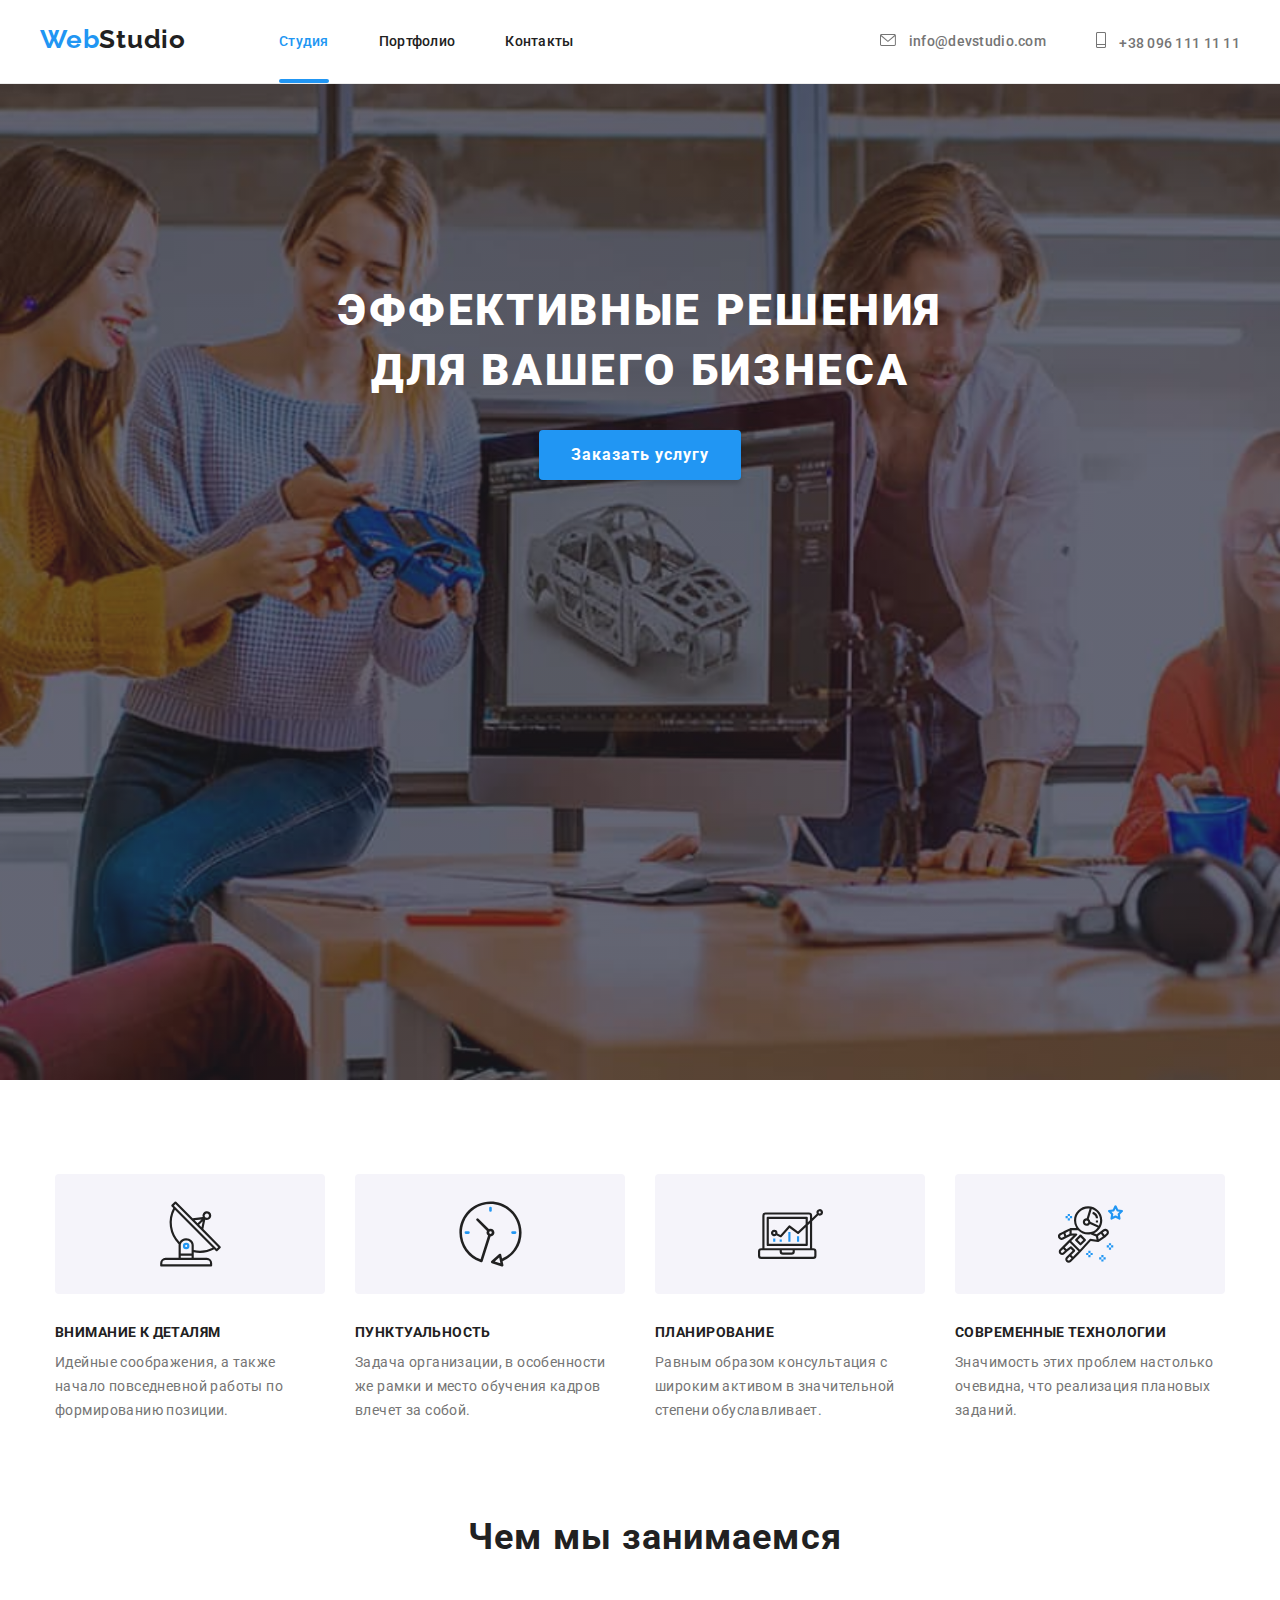
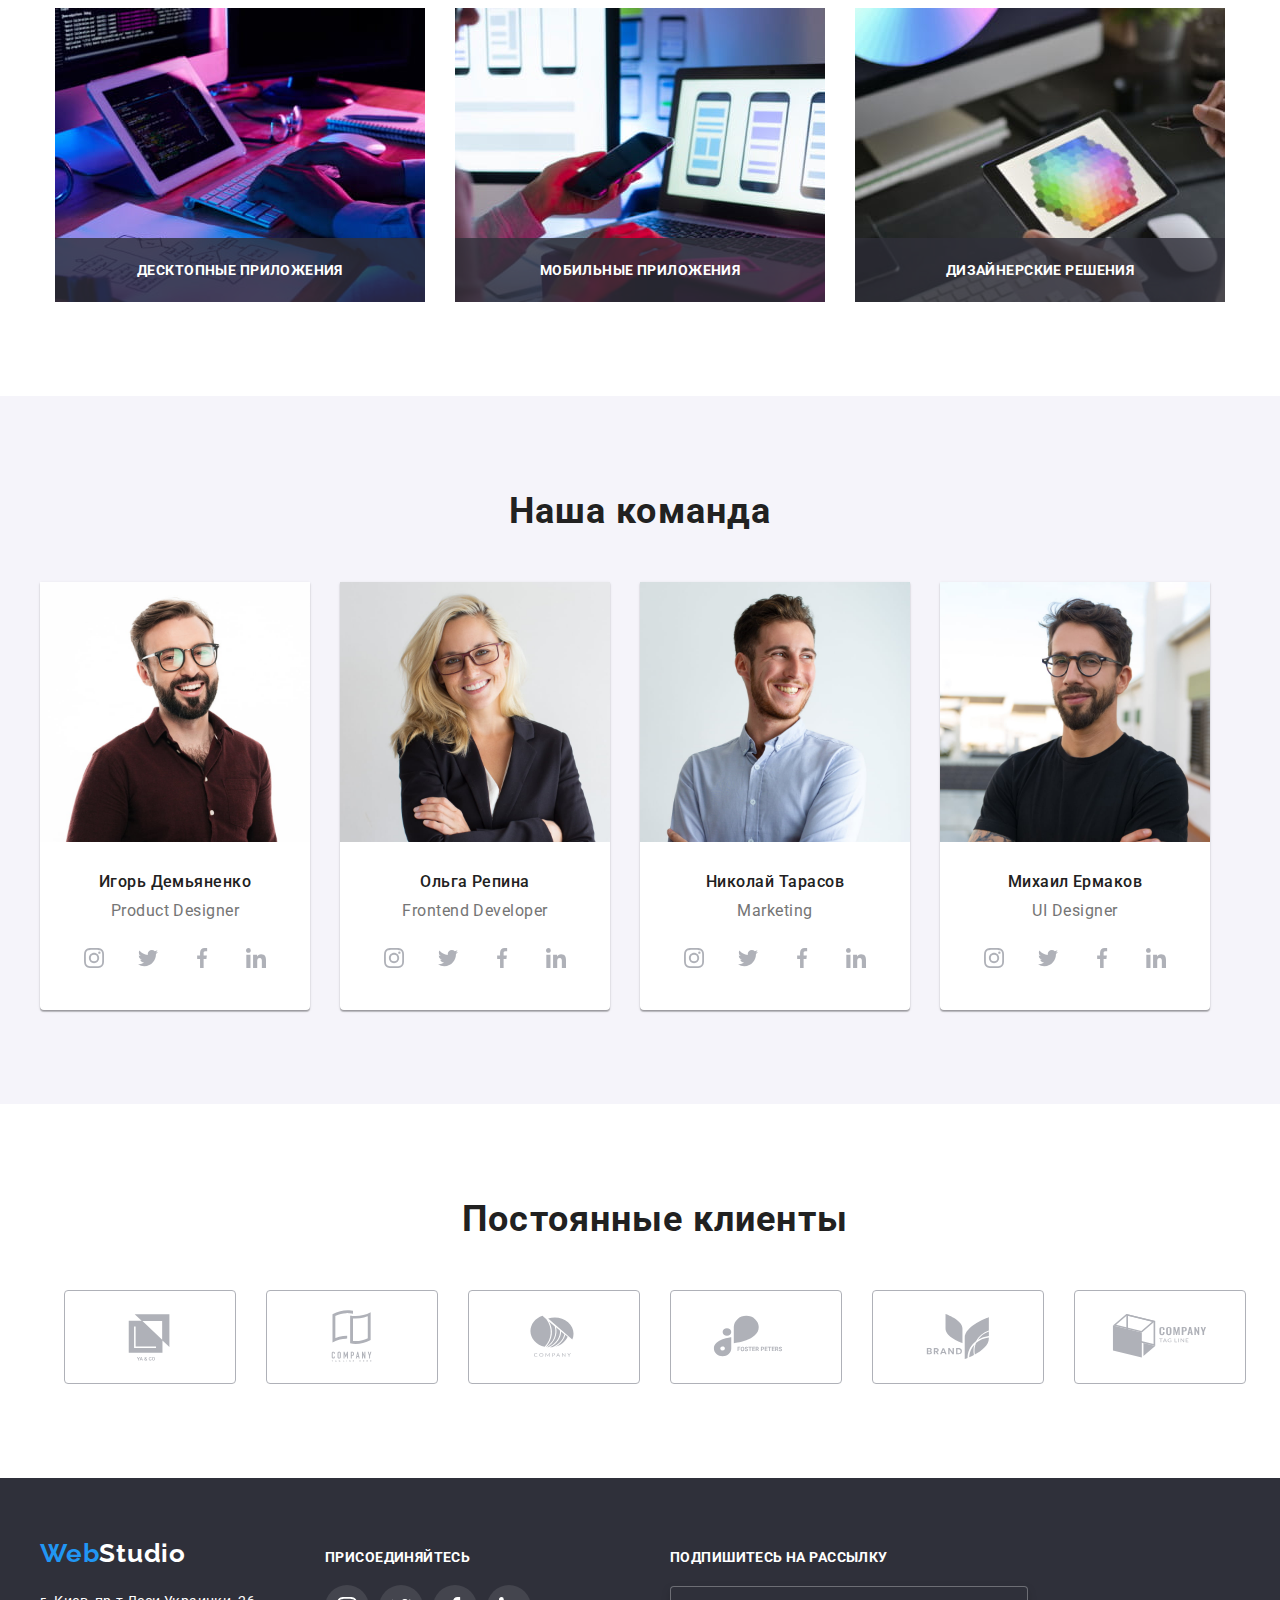
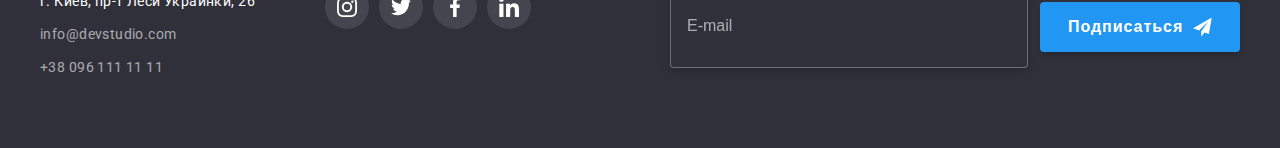
<file: index.html>
<!DOCTYPE html>
<html lang="ru">
  <head>
    <meta charset="UTF-8" />
    <meta http-equiv="X-UA-Compatible" content="IE=edge" />
    <meta name="viewport" content="width=device-width, initial-scale=1.0" />
    <title>WebStudio</title>

    <!-- Normalize start -->
    <link
      rel="stylesheet"
      href="https://cdnjs.cloudflare.com/ajax/libs/modern-normalize/1.1.0/modern-normalize.min.css"
      integrity="sha512-wpPYUAdjBVSE4KJnH1VR1HeZfpl1ub8YT/NKx4PuQ5NmX2tKuGu6U/JRp5y+Y8XG2tV+wKQpNHVUX03MfMFn9Q=="
      crossorigin="anonymous"
      referrerpolicy="no-referrer"
    />
    <!-- Normalize and -->

    <!--Fonts start-->
    <link rel="preconnect" href="https://fonts.googleapis.com" />
    <link rel="preconnect" href="https://fonts.gstatic.com" crossorigin />
    <link
      href="https://fonts.googleapis.com/css2?family=Raleway:wght@700&family=Roboto:wght@400;500;700;900&display=swap"
      rel="stylesheet"
    />
    <!--Fonts end-->
    <link rel="stylesheet" href="./css/main.min.css" />
    <link rel="stylesheet" href="./css/styles.css" />
  </head>

  <body data-page>
    <!--header section-->

    <header class="header">
      <div class="header__conteiner">
        <nav class="nav">
          <ul class="nav__list">
            <li>
              <a class="logo link loglin" href="" lang="en"
                >Web<span class="logo-word link">Studio</span>
              </a>
            </li>
            <li class="nav__item">
              <a class="nav__link nav__link--current link" href="">Студия</a>
            </li>
            <li class="nav__item">
              <a class="nav__link link" href="./portfolio.html">Портфолио</a>
            </li>
            <li class="nav__item">
              <a class="nav__link link" href="">Контакты</a>
            </li>
          </ul>
        </nav>

        <ul class="header__contacts">
          <li>
            <a class="header__link link conttel" href="mailto:info@devstudio.com">
              <svg class="header__letter icon" width="16" height="12">
                <use href="./images/icons.svg#icon-envelope-hover"></use>
              </svg>
              info@devstudio.com
            </a>
          </li>
          <li>
            <a class="header__link link" href="tel:+380961111111">
              <svg class="header__tel icon" width="10" height="16">
                <use href="./images/icons.svg#icon-vector"></use>
              </svg>
              +38 096 111 11 11</a
            >
          </li>
        </ul>
      </div>
    </header>

    <!--main section-->

    <main>
      <!--hero section-->

      <section class="hero__section hero">
        <div>
          <h1 class="hero__title">
            Эффективные решения <br />
            для вашего бизнеса
          </h1>

          <button class="btn btn__btn--darc" type="button" data-modal-open>Заказать услугу</button>
        </div>
      </section>

      <!--Особенности-->

      <section class="feature">
        <div class="conteiner">
          <h2 hidden>Особенности</h2>
          <ul class="feature__list">
            <li class="feature__item">
              <div class="feature__link link">
                <svg class="feature__icon" width="65" height="70">
                  <use href="./images/icons.svg#icon-antenna"></use>
                </svg>
              </div>
              <h2 class="feature__title">Внимание к деталям</h2>
              <p class="feature__uppertitle">
                Идейные соображения, a также начало повседневной работы по формированию позиции.
              </p>
            </li>

            <li class="feature__item">
              <div class="feature__link link">
                <svg class="feature__icon" width="65" height="70">
                  <use href="./images/icons.svg#icon-clock"></use>
                </svg>
              </div>
              <h2 class="feature__title">Пунктуальность</h2>
              <p class="feature__uppertitle">
                Задача организации, в особенности же рамки и место обучения кадров влечет за собой.
              </p>
            </li>

            <li class="feature__item">
              <div class="feature__link link">
                <svg class="feature__icon" width="65" height="70">
                  <use href="./images/icons.svg#icon-diagram"></use>
                </svg>
              </div>
              <h2 class="feature__title">Планирование</h2>
              <p class="feature__uppertitle">
                Равным образом консультация с широким активом в значительной степени обуславливает.
              </p>
            </li>

            <li class="feature__item">
              <div class="feature__link link">
                <svg class="feature__icon" width="65" height="70">
                  <use href="./images/icons.svg#icon-astronaut"></use>
                </svg>
              </div>
              <h2 class="feature__title">Современные технологии</h2>
              <p class="feature__uppertitle">
                Значимость этих проблем настолько очевидна, что реализация плановых заданий.
              </p>
            </li>
          </ul>
        </div>
      </section>

      <!--Чем мы занимаемся-->

      <section class="about">
        <div class="conteiner">
          <h2 class="about__uppertitle">Чем мы занимаемся</h2>
          <ul class="about__list">
            <li class="about__item">
              <div class="about__photo">
                <img
                  class="about__img"
                  src="./images/about/сoding.jpg"
                  alt="Программист за своим ПК"
                  width="370"
                  height="294"
                />
                <div class="about__actions">
                  <p class="about__text">Десктопные приложения</p>
                </div>
              </div>
            </li>
            <li class="about__item">
              <div class="about__photo">
                <img
                  class="about__img"
                  src="./images/about/design.jpg"
                  alt="Разробка мобильного приложения"
                  width="370"
                  height="294"
                />
                <div class="about__actions">
                  <p class="about__text">Мобильные приложения</p>
                </div>
              </div>
            </li>
            <li class="about__item">
              <div class="about__photo">
                <img
                  class="about__img"
                  src="./images/about/decoration.jpg"
                  alt="Палитра на планшети"
                  width="370"
                  height="294"
                />
                <div class="about__actions">
                  <p class="about__text">Дизайнерские решения</p>
                </div>
              </div>
            </li>
          </ul>
        </div>
      </section>

      <!--Наша команда-->

      <section class="team">
        <div class="conteiner">
          <h2 class="team__uppertitle">Наша команда</h2>
          <ul class="team__list">
            <li class="team__item">
              <img
                class="team__img"
                src="./images/team/igor.jpg"
                alt="фото Игорь Демьяненко"
                width="270"
              />
              <div class="team__wrapper">
                <h3 class="team__name">Игорь Демьяненко</h3>
                <p class="team__position" lang="en">Product Designer</p>
                <ul class="socials__list">
                  <li class="socials__item">
                    <a
                      class="socials__link link"
                      href=""
                      target="_blank"
                      rel="noopener noreferrer"
                      aria-label="instagram"
                    >
                      <svg class="socials__icon" width="20" height="20">
                        <use href="./images/icons.svg#icon-instagram"></use>
                      </svg>
                    </a>
                  </li>
                  <li class="socials__item">
                    <a
                      class="socials__link link"
                      href=""
                      target="_blank"
                      rel="noopener noreferrer"
                      aria-label="twitter"
                    >
                      <svg class="socials__icon" width="20" height="20">
                        <use href="./images/icons.svg#icon-twitter"></use></svg
                    ></a>
                  </li>
                  <li class="socials__item">
                    <a
                      class="socials__link link"
                      href=""
                      target="_blank"
                      rel="noopener noreferrer"
                      aria-label="facebook"
                    >
                      <svg class="socials__icon" width="20" height="20">
                        <use href="./images/icons.svg#icon-facebook"></use></svg
                    ></a>
                  </li>
                  <li class="socials__item">
                    <a
                      class="socials__link link"
                      href=""
                      target="_blank"
                      rel="noopener noreferrer"
                      aria-label="linkedin"
                    >
                      <svg class="socials__icon" width="20" height="20">
                        <use href="./images/icons.svg#icon-linkedin"></use></svg
                    ></a>
                  </li>
                </ul>
              </div>
            </li>

            <li class="team__item">
              <img
                class="team__img"
                src="./images/team/olga.jpg"
                alt="фото Ольга Репина"
                width="270"
              />
              <div class="team__wrapper">
                <h3 class="team__name" lang="en">Ольга Репина</h3>
                <p class="team__position">Frontend Developer</p>
                <ul class="socials__list">
                  <li class="socials__item">
                    <a
                      class="socials__link link"
                      href=""
                      target="_blank"
                      rel="noopener noreferrer"
                      aria-label="instagram"
                    >
                      <svg class="socials__icon" width="20" height="20">
                        <use href="./images/icons.svg#icon-instagram"></use>
                      </svg>
                    </a>
                  </li>
                  <li class="socials__item">
                    <a
                      class="socials__link link"
                      href=""
                      target="_blank"
                      rel="noopener noreferrer"
                      aria-label="twitter"
                    >
                      <svg class="socials__icon" width="20" height="20">
                        <use href="./images/icons.svg#icon-twitter"></use></svg
                    ></a>
                  </li>
                  <li class="socials__item">
                    <a
                      class="socials__link link"
                      href=""
                      target="_blank"
                      rel="noopener noreferrer"
                      aria-label="facebook"
                    >
                      <svg class="socials__icon" width="20" height="20">
                        <use href="./images/icons.svg#icon-facebook"></use></svg
                    ></a>
                  </li>
                  <li class="socials__item">
                    <a
                      class="socials__link link"
                      href=""
                      target="_blank"
                      rel="noopener noreferrer"
                      aria-label="linkedin"
                    >
                      <svg class="socials__icon" width="20" height="20">
                        <use href="./images/icons.svg#icon-linkedin"></use></svg
                    ></a>
                  </li>
                </ul>
              </div>
            </li>

            <li class="team__item">
              <img
                class="team__img"
                src="./images/team/nikalay.jpg"
                alt="фото Николай Тарасов"
                width="270"
              />
              <div class="team__wrapper">
                <h3 class="team__name">Николай Тарасов</h3>
                <p class="team__position" lang="en">Marketing</p>
                <ul class="socials__list">
                  <li class="socials__item">
                    <a
                      class="socials__link link"
                      href=""
                      target="_blank"
                      rel="noopener noreferrer"
                      aria-label="instagram"
                    >
                      <svg class="socials__icon" width="20" height="20">
                        <use href="./images/icons.svg#icon-instagram"></use>
                      </svg>
                    </a>
                  </li>
                  <li class="socials__item">
                    <a
                      class="socials__link link"
                      href=""
                      target="_blank"
                      rel="noopener noreferrer"
                      aria-label="twitter"
                    >
                      <svg class="socials__icon" width="20" height="20">
                        <use href="./images/icons.svg#icon-twitter"></use></svg
                    ></a>
                  </li>
                  <li class="socials__item">
                    <a
                      class="socials__link link"
                      href=""
                      target="_blank"
                      rel="noopener noreferrer"
                      aria-label="facebook"
                    >
                      <svg class="socials__icon" width="20" height="20">
                        <use href="./images/icons.svg#icon-facebook"></use></svg
                    ></a>
                  </li>
                  <li class="socials__item">
                    <a
                      class="socials__link link"
                      href=""
                      target="_blank"
                      rel="noopener noreferrer"
                      aria-label="linkedin"
                    >
                      <svg class="socials__icon" width="20" height="20">
                        <use href="./images/icons.svg#icon-linkedin"></use></svg
                    ></a>
                  </li>
                </ul>
              </div>
            </li>

            <li class="team__item">
              <img
                class="team__img"
                src="./images/team/mikhail.jpg"
                alt="фото Михаил Ермаков"
                width="270"
              />
              <div class="team__wrapper">
                <h3 class="team__name">Михаил Ермаков</h3>
                <p class="team__position" lang="en">UI Designer</p>
                <ul class="socials__list">
                  <li class="socials__item">
                    <a
                      class="socials__link link"
                      href=""
                      target="_blank"
                      rel="noopener noreferrer"
                      aria-label="instagram"
                    >
                      <svg class="socials__icon" width="20" height="20">
                        <use href="./images/icons.svg#icon-instagram"></use>
                      </svg>
                    </a>
                  </li>
                  <li class="socials__item">
                    <a
                      class="socials__link link"
                      href=""
                      target="_blank"
                      rel="noopener noreferrer"
                      aria-label="twitter"
                    >
                      <svg class="socials__icon" width="20" height="20">
                        <use href="./images/icons.svg#icon-twitter"></use></svg
                    ></a>
                  </li>
                  <li class="socials__item">
                    <a
                      class="socials__link link"
                      href=""
                      target="_blank"
                      rel="noopener noreferrer"
                      aria-label="facebook"
                    >
                      <svg class="socials__icon" width="20" height="20">
                        <use href="./images/icons.svg#icon-facebook"></use></svg
                    ></a>
                  </li>
                  <li class="socials__item">
                    <a
                      class="socials__link link"
                      href=""
                      target="_blank"
                      rel="noopener noreferrer"
                      aria-label="linkedin"
                    >
                      <svg class="socials__icon" width="20" height="20">
                        <use href="./images/icons.svg#icon-linkedin"></use></svg
                    ></a>
                  </li>
                </ul>
              </div>
            </li>
          </ul>
        </div>
      </section>
    </main>

    <!--Постоянные клиенты-->

    <section class="clients">
      <div class="conteiner">
        <h2 class="clients__uppertitle">Постоянные клиенты</h2>
        <ul class="clients__list">
          <li class="clients__item">
            <a
              class="clients__link"
              href=""
              target="_blank"
              rel="noopener noreferrer"
              aria-label="logo-1"
            >
              <svg class="clients__icon" width="106" height="60">
                <use href="./images/icons.svg#icon-logo-1"></use>
              </svg>
            </a>
          </li>
          <li class="clients__item">
            <a
              class="clients__link"
              href=""
              target="_blank"
              rel="noopener noreferrer"
              aria-label="logo-2"
            >
              <svg class="clients__icon" width="106" height="60">
                <use href="./images/icons.svg#icon-logo-2"></use>
              </svg>
            </a>
          </li>
          <li class="clients__item">
            <a
              class="clients__link"
              href=""
              target="_blank"
              rel="noopener noreferrer"
              aria-label="logo-3"
            >
              <svg class="clients__icon" width="106" height="60">
                <use href="./images/icons.svg#icon-logo-3"></use>
              </svg>
            </a>
          </li>
          <li class="clients__item">
            <a
              class="clients__link"
              href=""
              target="_blank"
              rel="noopener noreferrer"
              aria-label="logo-4"
            >
              <svg class="clients__icon icon-logo-4" width="106" height="60">
                <use href="./images/icons.svg#icon-logo-4"></use>
              </svg>
            </a>
          </li>
          <li class="clients__item">
            <a
              class="clients__link"
              href=""
              target="_blank"
              rel="noopener noreferrer"
              aria-label="logo-5"
            >
              <svg class="clients__icon" width="106" height="60">
                <use href="./images/icons.svg#icon-logo-5"></use>
              </svg>
            </a>
          </li>
          <li class="clients__item">
            <a
              class="clients__link"
              href=""
              target="_blank"
              rel="noopener noreferrer"
              aria-label="logo-6"
            >
              <svg class="clients__icon" width="106" height="60">
                <use href="./images/icons.svg#icon-logo-6"></use>
              </svg>
            </a>
          </li>
        </ul>
      </div>
    </section>

    <!--footer section-->

    <footer class="footer">
      <div class="footer__conteiner">
        <div>
          <a class="logo link footlog" href="" lang="en"
            >Web<span class="footer-logo-word link">Studio</span>
          </a>

          <address class="footer__contacts">
            <ul class="footer__list list">
              <li class="footer__item">
                <a
                  class="footer__adress"
                  href="https://goo.gl/maps/pwJf7TVeDmPE7f2x8"
                  target="_blank"
                  rel="noopener noreferrer"
                  >г. Киев, пр-т Леси Украинки, 26</a
                >
              </li>
              <li class="footer__item">
                <a class="footer__link" href="mailto:info@devstudio.com">info@devstudio.com</a>
              </li>
              <li class="footer__item">
                <a class="footer__link" href="tel:+380961111111">+38 096 111 11 11</a>
              </li>
            </ul>
          </address>
        </div>
        <div class="footer-socials">
          <h4 class="footer-socials__text">присоединяйтесь</h4>
          <ul class="footer-socials__list list">
            <li class="footer-socials__item">
              <a
                class="footer-socials__link"
                href=""
                target="_blank"
                rel="noopener noreferrer"
                aria-label="instagram"
              >
                <svg class="footer-socials__icon" width="20" height="20">
                  <use href="./images/icons.svg#icon-instagram"></use>
                </svg>
              </a>
            </li>
            <li class="footer-socials__item">
              <a
                class="footer-socials__link"
                href=""
                target="_blank"
                rel="noopener noreferrer"
                aria-label="twitter"
              >
                <svg class="footer-socials__icon" width="20" height="20">
                  <use href="./images/icons.svg#icon-twitter"></use></svg
              ></a>
            </li>
            <li class="footer-socials__item">
              <a
                class="footer-socials__link"
                href=""
                target="_blank"
                rel="noopener noreferrer"
                aria-label="facebook"
              >
                <svg class="footer-socials__icon" width="20" height="20">
                  <use href="./images/icons.svg#icon-facebook"></use></svg
              ></a>
            </li>
            <li class="footer-socials__item">
              <a
                class="footer-socials__link"
                href=""
                target="_blank"
                rel="noopener noreferrer"
                aria-label="linkedin"
              >
                <svg class="footer-socials__icon" width="20" height="20">
                  <use href="./images/icons.svg#icon-linkedin"></use></svg
              ></a>
            </li>
          </ul>
        </div>

        <div class="footer__subscription">
          <h2 class="footer__title">Подпишитесь на рассылку</h2>
          <form class="footer__form" name="footer-form" autocomplete="off">
            <input class="footer__input" name="subscription" placeholder="E-mail" />
            <button class="footer__button">
              Подписаться
              <svg class="footer__icon" width="24" height="24">
                <use href="./images/icons.svg#icon-send"></use>
              </svg>
            </button>
          </form>
        </div>
      </div>
    </footer>

    <!--modal window-->
    <div class="backdrop is-hidden" data-modal>
      <div class="modal">
        <button class="modal__btn" type="button" data-modal-close>
          <svg class="modal__icon" width="11" height="11">
            <use href="./images/icons.svg#close-black"></use>
          </svg>
        </button>

        <form class="register" name="modal-form" autocomplete="off">
          <strong class="register__title">Залиште свої дані, ми вам передзвонимо</strong>

          <div class="register__group" role="group">
            <label class="register__wrap">
              <span class="register__label">Ім'я</span>
              <span class="register__icon">
                <input class="register-form-input" type="text" name="user-name" />
                <svg class="register__icons" width="18" height="18">
                  <use href="./images/icons.svg#person-black"></use>
                </svg>
              </span>
            </label>

            <label class="register__wrap">
              <span class="register__label">Телефон</span>
              <div class="register__icon">
                <input class="register-form-input" type="tel" name="user-phone" />
                <svg class="register__icons" width="18" height="18">
                  <use href="./images/icons.svg#phone-black"></use>
                </svg>
              </div>
            </label>

            <label class="register__wrap">
              <span class="register__label">Пошта</span>
              <div class="register__icon">
                <input class="register-form-input" type="email" name="user-email" />
                <svg class="register__icons" width="18" height="18">
                  <use href="./images/icons.svg#email-black"></use>
                </svg>
              </div>
            </label>

            <label class="register__wrap">
              <span class="register__label">Коментар</span>
              <textarea
                class="register-form-message"
                name="feedback"
                placeholder="Введіть текст"
                rows="6"
              ></textarea>
            </label>
          </div>

          <div class="checkbox">
            <label class="checkbox__agreement">
              <input class="checkbox__register visuaaly-hidden" type="checkbox" name="agreement" />
              <svg class="form-checkbox-icon">
                <use
                  class="form-modal-checkbox-uncheck"
                  href="./images/icons.svg#check-square"
                ></use>
                <use class="form-modal-checkbox-check" href="./images/icons.svg#icon-check"></use>
              </svg>

              <span class="checkbox__text"
                >Погоджуюся з розсилкою та приймаю
                <a class="checkbox__link" href="./" target="_blank" rel="noopener noreferrer"
                  >Умови договору</a
                >
              </span>
            </label>
          </div>

          <div class="form__button">
            <button class="form__btn" type="submit">Відправити</button>
          </div>
        </form>
      </div>
    </div>
    <script src="./js/modal.js"></script>
  </body>
</html>
</file>
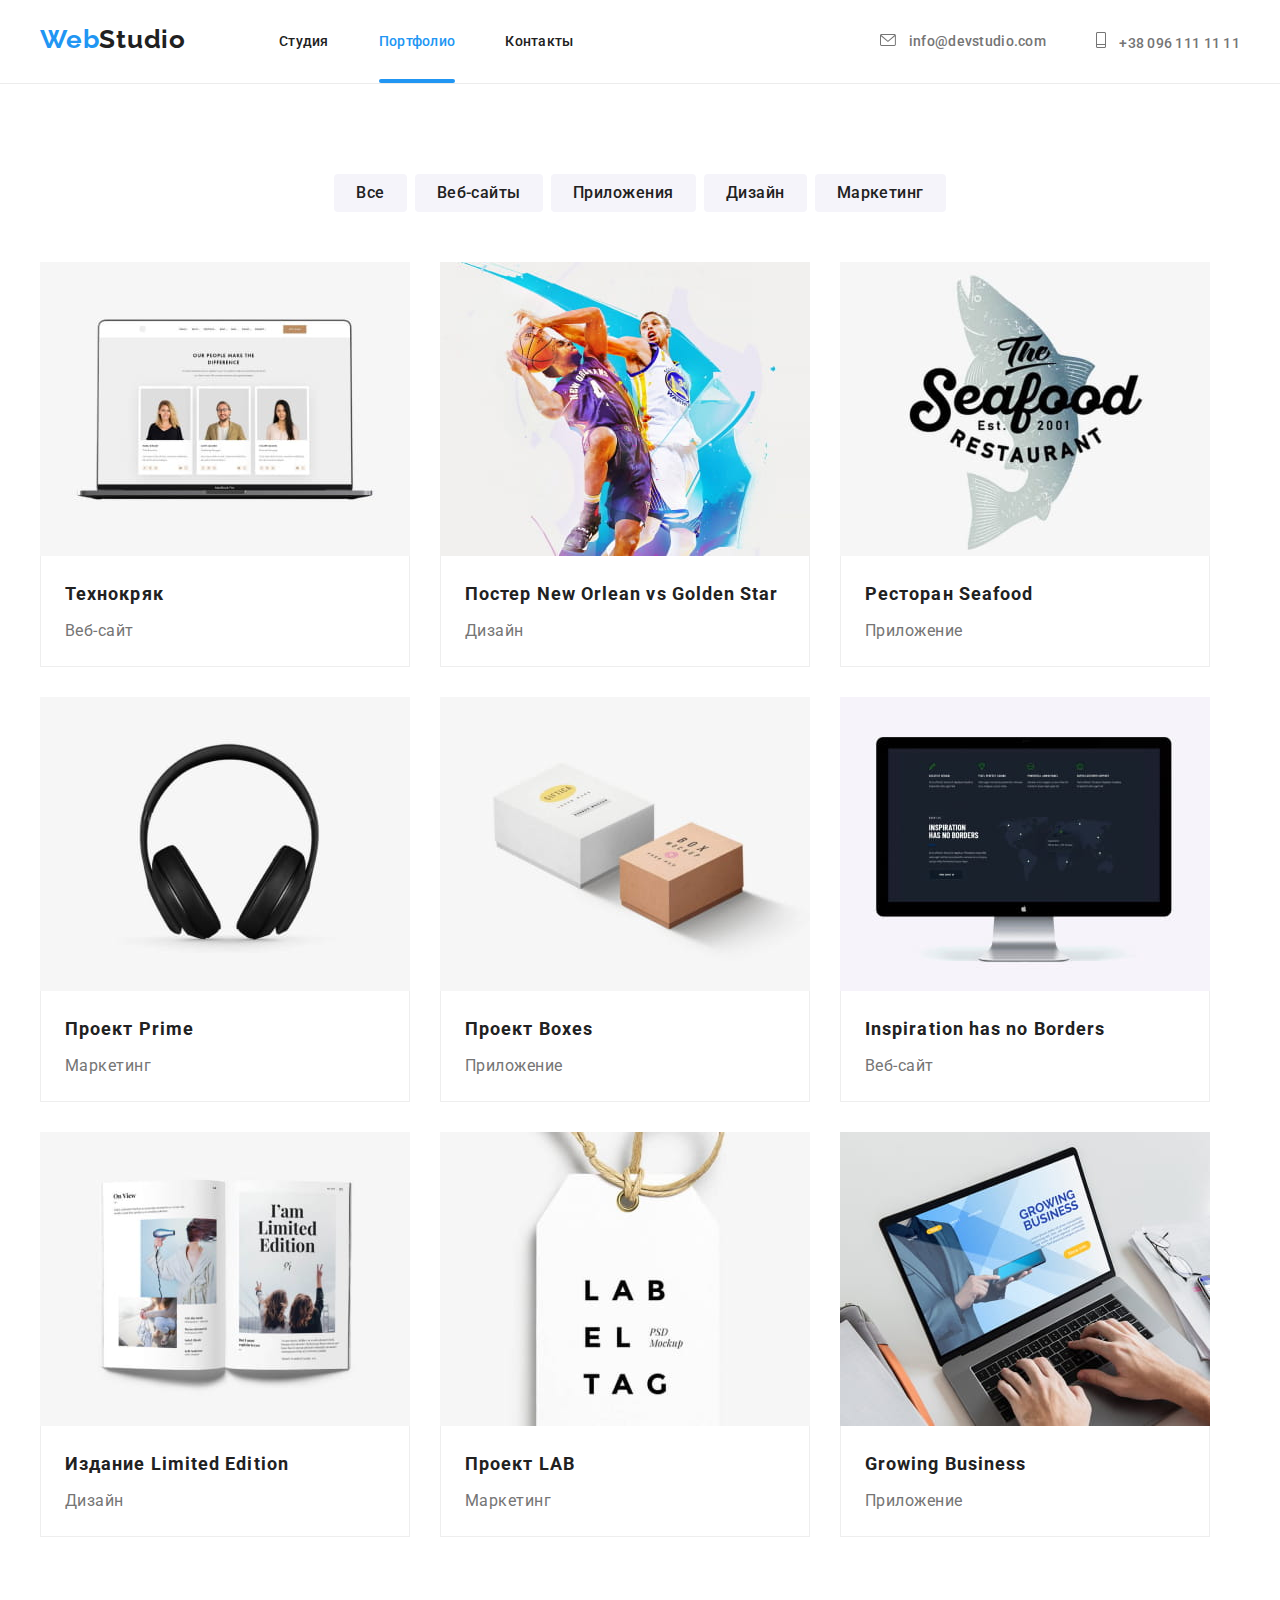
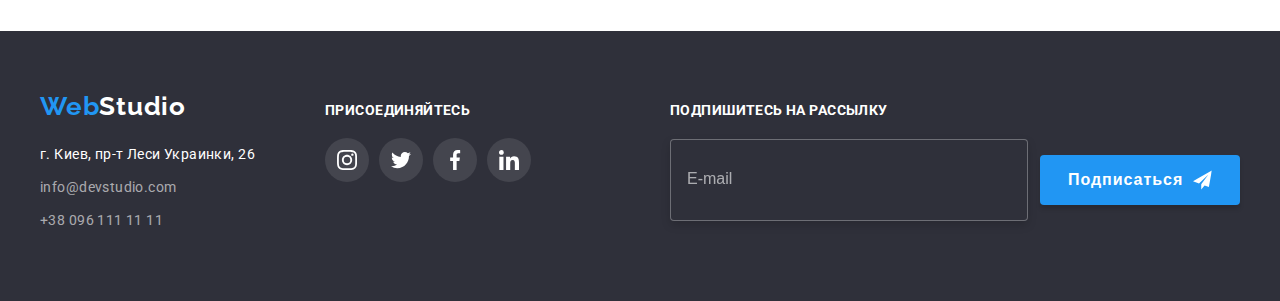
<file: portfolio.html>
<!DOCTYPE html>
<html lang="ru">
  <head>
    <meta charset="UTF-8" />
    <meta http-equiv="X-UA-Compatible" content="IE=edge" />
    <meta name="viewport" content="width=device-width, initial-scale=1.0" />
    <title>WebStudio</title>
    <!--Fonts start-->
    <link rel="preconnect" href="https://fonts.googleapis.com" />
    <link rel="preconnect" href="https://fonts.gstatic.com" crossorigin />
    <link
      href="https://fonts.googleapis.com/css2?family=Raleway:wght@700&family=Roboto:wght@400;500;700;900&display=swap"
      rel="stylesheet"
    />
    <!--Fonts end-->

    <!--Normalize  start-->
    <link
      rel="stylesheet"
      href="https://cdnjs.cloudflare.com/ajax/libs/modern-normalize/1.1.0/modern-normalize.min.css"
      integrity="sha512-wpPYUAdjBVSE4KJnH1VR1HeZfpl1ub8YT/NKx4PuQ5NmX2tKuGu6U/JRp5y+Y8XG2tV+wKQpNHVUX03MfMFn9Q=="
      crossorigin="anonymous"
      referrerpolicy="no-referrer"
    />
    <!--Normalize  end-->
    <link rel="stylesheet" href="./css/main.min.css" />
    <link rel="stylesheet" href="./css/styles.css" />
  </head>
  <body>
    <!--header section-->

    <header class="header">
      <div class="header__conteiner">
        <nav class="nav">
          <ul class="nav__list">
            <li>
              <a class="logo loglin" href="" lang="en">Web<span class="logo-word">Studio</span> </a>
            </li>
            <li class="nav__item">
              <a class="nav__link" href="./index.html">Студия</a>
            </li>
            <li class="nav__item">
              <a class="nav__link nav__link--current" href="">Портфолио</a>
            </li>
            <li class="nav__item">
              <a class="nav__link" href="">Контакты</a>
            </li>
          </ul>
        </nav>

        <ul class="header__contacts">
          <li>
            <a class="header__link conttel" href="mailto:info@devstudio.com">
              <svg class="header__letter icon" width="16" height="12">
                <use href="./images/icons.svg#icon-envelope-hover"></use>
              </svg>
              info@devstudio.com
            </a>
          </li>
          <li>
            <a class="header__link" href="tel:+380961111111">
              <svg class="header__tel icon" width="10" height="16">
                <use href="./images/icons.svg#icon-vector"></use>
              </svg>
              +38 096 111 11 11</a
            >
          </li>
        </ul>
      </div>
    </header>

    <!--main section-->

    <main>
      <section class="portfolio-content">
        <div class="conteiner">
          <h1 hidden>Основні розділи сайту</h1>
          <ul class="portfolio-content__menu">
            <li class="portfolio-content__item">
              <button class="btn btn__btn--light" type="button">Все</button>
            </li>
            <li class="portfolio-content__item">
              <button class="btn btn__btn--light" type="button">Веб-сайты</button>
            </li>
            <li class="portfolio-content__item">
              <button class="btn btn__btn--light" type="button">Приложения</button>
            </li>
            <li class="portfolio-content__item">
              <button class="btn btn__btn--light" type="button">Дизайн</button>
            </li>
            <li class="portfolio-content__item">
              <button class="btn btn__btn--light" type="button">Маркетинг</button>
            </li>
          </ul>

          <ul class="portfolio">
            <li class="portfolio__subject">
              <a class="portfolio__item" href="">
                <div class="portfolio__foto">
                  <img
                    class="portfolio__pic"
                    src="./images/projec/tehno.jpg"
                    alt="Проект 1"
                    width="370"
                  />
                  <div class="portfolio__overlay">
                    <p class="portfolio__text">
                      Ресурс предлагает комплексные предложения с разным уровнем функционала и
                      сервисов. Все это позволит посетителю получить исчерпывающие сведения о
                      компании или частном лице.
                    </p>
                  </div>
                </div>
                <div class="portfolio__flex">
                  <h2 class="portfolio__title link">Технокряк</h2>
                  <p class="portfolio__subtitle link">Веб-сайт</p>
                </div>
              </a>
            </li>

            <li class="portfolio__subject">
              <a class="portfolio__item" href="">
                <div class="portfolio__foto">
                  <img
                    class="portfolio__pic"
                    src="./images/projec/poster.jpg"
                    alt="Проект 2"
                    width="370"
                  />
                  <div class="portfolio__overlay">
                    <p class="portfolio__text">
                      Ресурс предлагает комплексные предложения с разным уровнем функционала и
                      сервисов. Все это позволит посетителю получить исчерпывающие сведения о
                      компании или частном лице.
                    </p>
                  </div>
                </div>
                <div class="portfolio__flex">
                  <h2 class="portfolio__title">Постер New Orlean vs Golden Star</h2>
                  <p class="portfolio__subtitle">Дизайн</p>
                </div>
              </a>
            </li>

            <li class="portfolio__subject">
              <a class="portfolio__item" href="">
                <div class="portfolio__foto">
                  <img
                    class="portfolio__pic"
                    src="./images/projec/restaurant.jpg"
                    alt="Проект 3"
                    width="370"
                  />
                  <div class="portfolio__overlay">
                    <p class="portfolio__text">
                      Ресурс предлагает комплексные предложения с разным уровнем функционала и
                      сервисов. Все это позволит посетителю получить исчерпывающие сведения о
                      компании или частном лице.
                    </p>
                  </div>
                </div>
                <div class="portfolio__flex">
                  <h2 class="portfolio__title">Ресторан Seafood</h2>
                  <p class="portfolio__subtitle">Приложение</p>
                </div>
              </a>
            </li>

            <li class="portfolio__subject">
              <a class="portfolio__item" href="">
                <div class="portfolio__foto">
                  <img
                    class="portfolio__pic"
                    src="./images/projec/prime.jpg"
                    alt="Проект 4"
                    width="370"
                  />
                  <div class="portfolio__overlay">
                    <p class="portfolio__text">
                      Ресурс предлагает комплексные предложения с разным уровнем функционала и
                      сервисов. Все это позволит посетителю получить исчерпывающие сведения о
                      компании или частном лице.
                    </p>
                  </div>
                </div>
                <div class="portfolio__flex">
                  <h2 class="portfolio__title">Проект Prime</h2>
                  <p class="portfolio__subtitle">Маркетинг</p>
                </div>
              </a>
            </li>

            <li class="portfolio__subject">
              <a class="portfolio__item" href="">
                <div class="portfolio__foto">
                  <img
                    class="portfolio__pic"
                    src="./images/projec/boxes.jpg"
                    alt="Проект 5"
                    width="370"
                  />
                  <div class="portfolio__overlay">
                    <p class="portfolio__text">
                      Ресурс предлагает комплексные предложения с разным уровнем функционала и
                      сервисов. Все это позволит посетителю получить исчерпывающие сведения о
                      компании или частном лице.
                    </p>
                  </div>
                </div>
                <div class="portfolio__flex">
                  <h2 class="portfolio__title">Проект Boxes</h2>
                  <p class="portfolio__subtitle">Приложение</p>
                </div>
              </a>
            </li>

            <li class="portfolio__subject">
              <a class="portfolio__item" href="">
                <div class="portfolio__foto">
                  <img
                    class="portfolio__pic"
                    src="./images/projec/inspiration.jpg"
                    alt="Проект 6"
                    width="370"
                  />
                  <div class="portfolio__overlay">
                    <p class="portfolio__text">
                      Ресурс предлагает комплексные предложения с разным уровнем функционала и
                      сервисов. Все это позволит посетителю получить исчерпывающие сведения о
                      компании или частном лице.
                    </p>
                  </div>
                </div>
                <div class="portfolio__flex">
                  <h2 class="portfolio__title">Inspiration has no Borders</h2>
                  <p class="portfolio__subtitle">Веб-сайт</p>
                </div>
              </a>
            </li>

            <li class="portfolio__subject">
              <a class="portfolio__item" href="">
                <div class="portfolio__foto">
                  <img
                    class="portfolio__pic"
                    src="./images/projec/edition.jpg"
                    alt="Проект 7"
                    width="370"
                  />
                  <div class="portfolio__overlay">
                    <p class="portfolio__text">
                      Ресурс предлагает комплексные предложения с разным уровнем функционала и
                      сервисов. Все это позволит посетителю получить исчерпывающие сведения о
                      компании или частном лице.
                    </p>
                  </div>
                </div>
                <div class="portfolio__flex">
                  <h2 class="portfolio__title">Издание Limited Edition</h2>
                  <p class="portfolio__subtitle">Дизайн</p>
                </div>
              </a>
            </li>

            <li class="portfolio__subject">
              <a class="portfolio__item" href="">
                <div class="portfolio__foto">
                  <img
                    class="portfolio__pic"
                    src="./images/projec/lab.jpg"
                    alt="Проект 8"
                    width="370"
                  />
                  <div class="portfolio__overlay">
                    <p class="portfolio__text">
                      Ресурс предлагает комплексные предложения с разным уровнем функционала и
                      сервисов. Все это позволит посетителю получить исчерпывающие сведения о
                      компании или частном лице.
                    </p>
                  </div>
                </div>
                <div class="portfolio__flex">
                  <h2 class="portfolio__title">Проект LAB</h2>
                  <p class="portfolio__subtitle">Маркетинг</p>
                </div>
              </a>
            </li>

            <li class="portfolio__subject">
              <a class="portfolio__item" href="">
                <div class="portfolio__foto">
                  <img
                    class="portfolio__pic"
                    src="./images/projec/business.jpg"
                    alt="Проект 9"
                    width="370"
                  />
                  <div class="portfolio__overlay">
                    <p class="portfolio__text">
                      Ресурс предлагает комплексные предложения с разным уровнем функционала и
                      сервисов. Все это позволит посетителю получить исчерпывающие сведения о
                      компании или частном лице.
                    </p>
                  </div>
                </div>
                <div class="portfolio__flex">
                  <h2 class="portfolio__title">Growing Business</h2>
                  <p class="portfolio__subtitle">Приложение</p>
                </div>
              </a>
            </li>
          </ul>
        </div>
      </section>
    </main>

    <!--footer section-->

    <footer class="footer">
      <div class="footer__conteiner">
        <div>
          <a class="logo link footlog" href="" lang="en"
            >Web<span class="footer-logo-word">Studio</span>
          </a>

          <address class="footer__contacts">
            <ul class="footer__list">
              <li class="footer__item">
                <a
                  class="footer__adress"
                  href="https://goo.gl/maps/pwJf7TVeDmPE7f2x8"
                  target="_blank"
                  rel="noopener noreferrer"
                  >г. Киев, пр-т Леси Украинки, 26</a
                >
              </li>
              <li class="footer__item">
                <a class="footer__link" href="mailto:info@devstudio.com">info@devstudio.com</a>
              </li>
              <li class="footer__item">
                <a class="footer__link" href="tel:+380961111111">+38 096 111 11 11</a>
              </li>
            </ul>
          </address>
        </div>
        <div class="footer-socials">
          <h4 class="footer-socials__text">присоединяйтесь</h4>
          <ul class="footer-socials__list">
            <li class="footer-socials__item">
              <a
                class="footer-socials__link"
                href=""
                target="_blank"
                rel="noopener noreferrer"
                aria-label="instagram"
              >
                <svg class="footer-socials__icon" width="20" height="20">
                  <use href="./images/icons.svg#icon-instagram"></use>
                </svg>
              </a>
            </li>
            <li class="footer-socials__item">
              <a
                class="footer-socials__link"
                href=""
                target="_blank"
                rel="noopener noreferrer"
                aria-label="twitter"
              >
                <svg class="footer-socials__icon" width="20" height="20">
                  <use href="./images/icons.svg#icon-twitter"></use></svg
              ></a>
            </li>
            <li class="footer-socials__item">
              <a
                class="footer-socials__link"
                href=""
                target="_blank"
                rel="noopener noreferrer"
                aria-label="facebook"
              >
                <svg class="footer-socials__icon" width="20" height="20">
                  <use href="./images/icons.svg#icon-facebook"></use></svg
              ></a>
            </li>
            <li class="footer-socials__item">
              <a
                class="footer-socials__link"
                href=""
                target="_blank"
                rel="noopener noreferrer"
                aria-label="linkedin"
              >
                <svg class="footer-socials__icon" width="20" height="20">
                  <use href="./images/icons.svg#icon-linkedin"></use></svg
              ></a>
            </li>
          </ul>
        </div>

        <div class="footer__subscription">
          <h2 class="footer__title">Подпишитесь на рассылку</h2>
          <form class="footer__form" name="footer-form" autocomplete="off">
            <input class="footer__input" name="subscription" placeholder="E-mail" />
            <button class="footer__button">
              Подписаться
              <svg class="footer__icon" width="24" height="24">
                <use href="./images/icons.svg#icon-send"></use>
              </svg>
            </button>
          </form>
        </div>
      </div>
    </footer>
  </body>
</html>
</file>
<file: css/styles.css>
/* :root { */
/* fonts 
  --main-font: 'Roboto', sans-serif;
  --secondary-font: 'Raleway', sans-serif;

  /* text color 
  --title-text-cl: var(--black-cl);
  --uppertitle-cl: #757575;

  /* bg color 
  --grey-bg-cl: #757575;
  --dark-bg-cl: #2f303a;
  --acent-cl: #2196f3;

  --white-cl: #ffffff;
  --black-cl: #212121;

  /* others 
  --indent: 30px;
  --items: 4;
}

/* reset styles */

/* .visuaaly-hidden {
  position: absolute;
  white-space: nowrap;
  width: 1px;
  height: 1px;
  overflow: hidden;
  border: 0;
  padding: 0;

  clip: rect(0 0 0 0);
  clip-path: inset(50%);
  margin: -1px;
} */
/* a {
  text-decoration: none;
  color: currentColor;
}
h1,
h2,
h3,
h4,
p {
  list-style: none;
  margin: 0;
}
ul {
  list-style: none;
  padding: 0;
  margin: 0;
} */
/* img {
  display: block;
}
.link {
  text-decoration: none;
  color: currentColor;
}
.list {
  list-style: none;
} */

/* base style */
/* body {
  font-family: var(--main-font);
  color: var(--title-text-cl);
  margin: 0;
  padding-top: 80px;
} */
/* .no-scroll {
  overflow: hidden;
} */
/* .conteiner {
  width: 1200px;
  margin-left: auto;
  margin-right: auto;
  padding-left: 15px;
  padding-right: 15px;
} */

/* LOGO */
/* .logo {
  font-family: var(--secondary-font);
  color: var(--acent-cl);
  font-weight: 700;
  font-size: 26px;
  line-height: calc(31 / 26);
  letter-spacing: 0.03em;
}
.logo-word {
  color: var(--title-text-cl);
}
.loglin {
  display: flex;
  margin-top: 24px;
}
.footer-logo-word {
  color: var(--white-cl);
}
.footlog {
  display: flex;
  margin-bottom: 20px;
} */

/* header */

/* .header {
  border-bottom: 1px solid #ececec;
  background-color: var(--white-cl);

  position: fixed;
  z-index: 100;
  width: 100%;
  top: 0;
  left: 0;
  min-height: 80px;
}
.header__conteiner {
  display: flex;
  align-items: center;
} */
/* .nav__list {
  display: flex;
}
.nav__list .nav__item + .nav__item {
  margin-left: 50px;
}
.nav__item {
  position: relative;
  margin-left: 93px;
}
.nav__item {
  display: block;
  padding-top: 32px;
  padding-bottom: 32px;

  font-weight: 500;
  font-size: 14px;
  line-height: calc(16 / 12);
  letter-spacing: 0.02em;
  color: var(--title-text-cl);

  transition: color 250ms cubic-bezier(0.4, 0, 0.2, 1);
}
.nav__item:hover,
.nav__item:focus {
  color: var(--acent-cl);
}
.nav__link--current::after {
  position: absolute;
  content: '';
  bottom: 0;
  left: 0;

  width: 100%;
  height: 4px;
  border-radius: 2px;
  background-color: var(--acent-cl);
}
.header__contacts {
  display: flex;
  margin-left: auto;
  align-items: center;
  font-weight: 500;
  font-size: 14px;
  line-height: calc(16 / 14);
  letter-spacing: 0.02em;
}
.header__link {
  color: var(--grey-bg-cl);

  transition: color 250ms cubic-bezier(0.4, 0, 0.2, 1);
}
.header__link:hover,
.header__link:focus {
  color: var(--acent-cl);
}
.header__link {
  align-items: center;
}
.header__link:hover,
.header__link:focus {
  color: var(--acent-cl);
}
.header__letter {
  margin-right: 10px;
  fill: currentColor;
}
.header__tel {
  margin-right: 10px;
  fill: currentColor;
}
.header__letter:hover,
.header__letter:focus,
.nav__link--current {
  color: var(--acent-cl);
}
.conttel {
  margin-right: 50px;
} */
/* hero section */
/* 
.hero {
  height: 600px;
  max-width: 1600px;
  margin-left: auto;
  margin-right: auto;

  background: #c4c4c4;
  background-image: linear-gradient(to right, rgba(47, 48, 58, 0.4), rgba(47, 48, 58, 0.4)),
    url(../images/hero/hero-bg.jpg);
  background-repeat: no-repeat;
  background-position: center;
  background-size: cover;
}
.hero__section {
  text-align: center;
  padding-top: 200px;
  padding-bottom: 200px;

  color: var(--white-cl);
}
.hero__title {
  font-weight: 900;
  font-size: 44px;
  line-height: calc(60 / 44);
  letter-spacing: 0.06em;
  text-transform: uppercase;
  margin-bottom: 30px;
} */

/* Особенности */

/* .feature__section {
  padding-top: 94px;
  padding-bottom: 94px;
}
.feature__list {
  display: flex;
}
.feature__item {
  width: 270px;
  margin-right: 30px;
}
.feature__item:last-child {
  margin-right: 0;
}
.feature__title {
  font-weight: 700;
  font-size: 14px;
  line-height: calc(16 / 14);
  letter-spacing: 0.03em;
  text-transform: uppercase;
  color: var(--black-cl);
  margin-top: 30px;
  margin-bottom: 10px;
}
.feature__uppertitle {
  font-weight: 400;
  font-size: 14px;
  line-height: calc(24 / 14);
  letter-spacing: 0.03em;
  color: var(--grey-bg-cl);
}
.feature__link {
  display: flex;
  align-items: center;
  justify-content: center;
  width: 270px;
  height: 120px;
  background: #f5f4fa;
  border-radius: 4px;
}
.feature__icon:hover {
  stroke: var(--acent-cl);
} */

/* Чем мы занимаемся */
/* 
.about__section {
  padding-bottom: 94px;
}
.about__uppertitle,
.team__uppertitle,
.clients__uppertitle {
  margin-bottom: 50px;
  text-align: center;
  font-weight: 700;
  font-size: 36px;
  line-height: calc(42 / 36);
  letter-spacing: 0.03em;
  color: var(--black-cl);
}
.about__list {
  display: flex;
}
.about__item {
  width: 370px;
}
.about__list .about__item + .about__item {
  margin-left: 30px;
}
.about__photo {
  position: relative;
}
.about__actions {
  width: 100%;
  position: absolute;
  bottom: 0;
  padding-top: 24px;
  padding-bottom: 24px;
  overflow: hidden;

  background-color: rgba(47, 48, 58, 0.8);
}
.about__text {
  font-weight: 700;
  font-size: 14px;
  line-height: calc(16 / 14);
  text-align: center;
  letter-spacing: 0.03em;
  text-transform: uppercase;

  color: var(--white-cl);
} */

/* Наша команда */
/* .team__section {
  background-color: #f5f4fa;
  padding-top: 94px;
  padding-bottom: 94px;
}
.team__uppertitle {
  margin-bottom: 50px;
  text-align: center;
}
.team__list {
  display: flex;
  margin: -15px;
}
.team__item {
  margin: 15px;
  background: var(--white-cl);
  box-shadow: 0px 1px 3px rgba(0, 0, 0, 0.12), 0px 1px 1px rgba(0, 0, 0, 0.14),
    0px 2px 1px rgba(0, 0, 0, 0.2);
  border-radius: 0px 0px 4px 4px;
}
.team__wrapper {
  padding-top: 30px;
  padding-bottom: 30px;
  padding-left: 5px;
  padding-right: 5px;
}
.team__name {
  margin-bottom: 10px;
  text-align: center;
  font-weight: 500;
  font-size: 16px;
  line-height: calc(19 / 16);
  letter-spacing: 0.03em;

  color: var(--black-cl);
}
.team__position {
  margin-bottom: 16px;
  text-align: center;
  font-weight: 400;
  font-size: 16px;
  line-height: calc(19 / 16);
  letter-spacing: 0.03em;

  color: var(--grey-bg-cl);
} */

/* Постоянные клиенты */
/* .clients__section {
  padding-top: 94px;
  padding-bottom: 94px;
  background: var(--white-cl);
}
.clients__list {
  display: flex;
  align-items: center;
  justify-content: center;
  gap: 30px;
}
.clients__link {
  display: flex;
  align-items: center;
  justify-content: center;
  width: 170px;
  height: 92px;

  border-radius: 4px;
  border: 1px solid #afb1b8;
  color: #afb1b8;

  transition: color 250ms cubic-bezier(0.4, 0, 0.2, 1);
}
.clients__link:hover,
.clients__link:focus {
  color: var(--white-cl);
}
.clients__link:hover,
.clients__link:focus {
  --color3: var(--acent-cl);
  --color2: var(--acent-cl);
  border: 1px solid var(--acent-cl);
}
.clients__icon {
  fill: currentColor;
} */

/* Портфолио */

/* .portfolio__sections {
  padding-top: 94px;
  padding-bottom: 94px;
}
.portfolio__menu {
  margin-bottom: 50px;
  display: flex;
  justify-content: center;
  gap: 8px;
}
.portfolio__content {
  display: flex;
  flex-wrap: wrap;
  gap: var(--indent);
}
.portfolio__subject {
  box-sizing: border-box;
  flex-basis: calc((100% - var(--indent) * (var(--items) - 1)) / var(--items));
}
.portfolio__subject:hover,
.portfolio__subject:focus {
  box-shadow: 0px 1px 1px rgba(0, 0, 0, 0.12), 0px 4px 4px rgba(0, 0, 0, 0.06),
    1px 4px 6px rgba(0, 0, 0, 0.16);
}
.portfolio__foto {
  position: relative;
  overflow: hidden;
}
.portfolio__overlay {
  position: absolute;
  display: block;
  bottom: 0;
  left: 0;
  width: 100%;
  height: 100%;
  background-color: rgba(33, 150, 243, 0.9);
  transform: translateY(100%);
  transition: transform 250ms cubic-bezier(0.4, 0, 0.2, 1);
}
.portfolio__item:hover .portfolio__overlay {
  transform: translateY(0);
  opacity: 1;
}
.portfolio__text {
  padding: 63px 24px;
  font-weight: 400;
  font-size: 18px;
  line-height: calc(28 / 18);
  letter-spacing: 0.03em;
  color: var(--white-cl);
}
.portfolio__flex {
  border: 1px solid #eeeeee;
  border-top: none;
  padding: 20px 24px;
}
.portfolio__title {
  margin-bottom: 4px;
  font-weight: 700;
  font-size: 18px;
  line-height: calc(36 / 18);
  letter-spacing: 0.06em;
  color: var(--black-cl);
}
.portfolio__subtitle {
  font-weight: 400;
  font-size: 16px;
  line-height: calc(30 / 16);
  letter-spacing: 0.03em;
  color: var(--grey-bg-cl);
} */

/* btn */

/* .btn {
  font-family: 'Roboto';
  cursor: pointer;
  font-weight: 700;
  font-size: 16px;
  line-height: calc(30 / 16);
  letter-spacing: 0.06em;
  color: var(--white-cl);
  background-color: var(--acent-cl);

  transition: color 250ms cubic-bezier(0.4, 0, 0.2, 1),
    background-color 250ms cubic-bezier(0.4, 0, 0.2, 1);
}
.btn__btn--light {
  padding-top: 6px;
  padding-bottom: 6px;
  padding-left: 22px;
  padding-right: 22px;

  font-weight: 500;
  font-size: 16px;
  line-height: calc(26 / 16);
  letter-spacing: 0.03em;
  border-radius: 4px;

  color: var(--black-cl);
  background-color: #f5f4fa;

  transition: color 250ms cubic-bezier(0.4, 0, 0.2, 1),
    background-color 250ms cubic-bezier(0.4, 0, 0.2, 1);
}
.btn__btn--light:focus,
.btn__btn--light:hover {
  color: var(--white-cl);
  background-color: var(--acent-cl);
}
.btn__btn--darc {
  text-align: center;
  min-width: 200px;
  height: 50px;
  left: 700px;
  top: 430px;
  padding: 10px 32px;
  box-shadow: 0px 4px 4px rgba(0, 0, 0, 0.15);
  border-radius: 4px;
  border: none;
}
.btn__btn--darc:focus,
.btn__btn--darc:hover {
  background-color: #188ce8;
} */

/* socials icons */
/* .socials__list {
  display: flex;
  align-items: center;
  justify-content: center;
  gap: 10px;
}
.socials__link {
  display: flex;
  align-items: center;
  justify-content: center;

  width: 44px;
  height: 44px;
  border-radius: 50%;

  color: #afb1b8;
  background-color: var(--white-cl);
  transition: color 250ms cubic-bezier(0.4, 0, 0.2, 1),
    background-color 250ms cubic-bezier(0.4, 0, 0.2, 1);
}
.socials__link:hover,
.socials__link:focus {
  color: var(--white-cl);
  background-color: var(--acent-cl);
}
.socials__icon {
  fill: currentColor;
} */
/* footer socials icons */
/* .footer-socials {
  align-items: baseline;
  display: flex;
  justify-content: center;
  display: inline-block;
  flex-wrap: wrap;
  margin-right: 93px;
  margin-left: 70px;
}
.footer-socials__text {
  margin-bottom: 20px;
  font-weight: 700;
  font-size: 14px;
  line-height: calc(16 / 14);
  letter-spacing: 0.03em;
  text-transform: uppercase;
  color: var(--white-cl);
}
.footer-socials__list {
  display: flex;
  align-items: center;
  justify-content: center;
  gap: 10px;
}
.footer-socials__link {
  display: flex;
  align-items: center;
  justify-content: center;

  width: 44px;
  height: 44px;
  border-radius: 50%;

  color: var(--white-cl);
  background-color: rgba(255, 255, 255, 0.1);

  transition: color 250ms cubic-bezier(0.4, 0, 0.2, 1),
    background-color 250ms cubic-bezier(0.4, 0, 0.2, 1);
}
.footer-socials__link:hover,
.footer-socials__link:focus {
  color: var(--white-cl);
  background-color: var(--acent-cl);
}
.footer-socials__icon {
  fill: currentColor;
} */

/* footer */
/* .footer {
  background-color: var(--dark-bg-cl);
  padding-top: 60px;
  padding-bottom: 60px;
}
.footer__conteiner {
  display: flex;
  align-items: baseline;
}
.footer__list {
  font-family: 'Roboto';
  font-style: normal;
  font-weight: 400;
  font-size: 14px;
  line-height: calc(24 / 14);
  letter-spacing: 0.03em;
  color: var(--white-cl);
}
.footer__list .footer__list + .footer__list {
  margin-top: 9px;
}
.footer__adress {
  font-family: 'Roboto';
  font-style: normal;
  font-weight: 400;
  font-size: 14px;
  line-height: calc(24 / 14);
  letter-spacing: 0.03em;
}
.footer__link {
  color: rgba(255, 255, 255, 0.6);
}
.footer__subscription {
  display: block;
  width: 570px;
  margin-right: 0;
  padding: 0;
}
.footer__title {
  font-weight: 700;
  font-size: 14px;
  line-height: 1.14;
  letter-spacing: 0.03em;
  text-transform: uppercase;
  margin-bottom: 20px;

  color: var(--white-cl);
}
.footer__form {
  display: flex;
  flex-direction: row;
  align-items: center;
}
.footer__input {
  display: flex;
  align-items: center;
  width: 358px;
  height: 50px;
  margin-right: 12px;
  padding-top: 15px;
  padding-left: 16px;
  padding-bottom: 15px;

  border: 1px solid rgba(255, 255, 255, 0.3);
  filter: drop-shadow(0px 4px 4px rgba(0, 0, 0, 0.15));
  border-radius: 4px;

  background-color: #2f303a;
  color: var(--white-cl);
}
.footer__input::placeholder {
  font-size: 16px;
  line-height: 1.25;
  color: rgba(255, 255, 255, 0.6);
}
.footer__button {
  display: flex;
  justify-content: center;
  align-items: center;
  gap: 10px;

  font-weight: 700;
  font-size: 16px;
  line-height: 1.8;

  width: 200px;
  height: 50px;

  padding: 10px 28px;

  color: var(--white-cl);
  fill: var(--white-cl);
  background-color: var(--acent-cl);
  border-style: none;
  box-shadow: 0px 4px 4px rgba(0, 0, 0, 0.15);
  border-radius: 4px;
  cursor: pointer;
} */

/* modal window */

/* .backdrop {
  position: fixed;
  top: 0;
  left: 0;
  width: 100%;
  height: 100%;
  z-index: 1000;
  background-color: rgba(0, 0, 0, 0.2);

  opacity: 1;
  transition: opacity 2000ms cubic-bezier(0.4, 0, 0.2, 1),
    visibility 2000ms cubic-bezier(0.4, 0, 0.2, 1);
}
.backdrop.is-hidden {
  opacity: 0;
  visibility: hidden;
  pointer-events: none;
}
.backdrop.is-hidden .modal {
  opacity: 0;
  transform: translate (-50% -50%) scale(1);
}
.backdrop .modal {
  transition: transform 2000ms cubic-bezier(0.4, 0, 0.2, 1), opacity 2000ms linear,
    visibility 2000ms cubic-bezier(0.4, 0, 0.2, 1);
} */

/* .modal {
  position: absolute;
  top: 50%;
  left: 50%;
  min-width: 528px;
  padding: 40px;

  background: var(--white-cl);
  box-shadow: 0px 1px 3px rgba(0, 0, 0, 0.12), 0px 1px 1px rgba(0, 0, 0, 0.14),
    0px 2px 1px rgba(0, 0, 0, 0.2);
  border-radius: 4px;

  opacity: 1;
  transform: translate(-50%, -50%) scale(1);
}
.modal__btn {
  position: absolute;
  top: 8px;
  right: 8px;

  display: flex;
  align-items: center;
  justify-content: center;
  width: 30px;
  height: 30px;
  padding: 0;
  cursor: pointer;

  background-color: transparent;
  border-radius: 50%;
  border: 1px solid #0000001a;

  transition: fill 250ms cubic-bezier(0.4, 0, 0.2, 1);
}
.modal__btn:hover,
.modal__btn:focus {
  fill: var(--acent-cl);
}
.modal__icon {
  display: flex;
  align-items: center;
  justify-content: center;
} */

/* .register {
  text-align: center;
}
.register__title {
  display: block;
  align-items: center;
  width: 448px;
  height: 40px;
  margin-bottom: 12px;

  font-weight: 700;
  font-size: 20px;
  line-height: 1.15;
  text-align: center;
  letter-spacing: 0.03em;
  color: var(--black-cl);
}
.register__group {
  display: flex;
  flex-direction: column;
}
.register__wrap {
  position: relative;
  display: block;
  margin-bottom: 10px;
}
.register__label {
  display: block;
  position: relative;
  margin-bottom: 4px;

  text-align: left;
  font-size: 12px;
  line-height: 0.85;
  letter-spacing: 0.01em;
  color: var(--grey-bg-cl);
}
.register__icon {
  position: relative;
}
.register-form-input,
.register-form-message {
  width: 100%;
  border: 1px solid rgba(33, 33, 33, 0.2);
  background-color: var(--white-cl);

  border-radius: 4px;
  padding: 10px;
  padding-left: 42px;

  outline: transparent;
}
.register-form-input:focus-within,
.register-form-message:focus-within {
  border: 1px solid var(--acent-cl);
}
.register-form-input:focus-within + .register__icons {
  fill: var(--acent-cl);
}
.register__icons {
  position: absolute;
  top: 50%;
  left: 15px;
  fill: var(--black-cl);
  transform: translateY(-50%);
}
.register__wrap:last-child {
  margin-bottom: 0;
}
.register-form-message {
  height: 120px;
  width: 100%;
  resize: none;
  margin-bottom: 20px;
  padding: 12px 16px;
}
.register-form-message::placeholder {
  font-size: 12px;
  line-height: 1.16;
  letter-spacing: 0.01em;

  color: rgba(117, 117, 117, 0.5);
} */

/* .checkbox {
  display: flex;
  align-items: center;
  justify-content: center;
  margin-bottom: 30px;
}
.checkbox__agreement {
  display: flex;
  align-items: center;
  justify-content: center;
}
.checkbox__text {
  font-size: 14px;
  line-height: 1.7;
  letter-spacing: 0.03em;
  user-select: none;

  color: var(--grey-bg-cl);
}
.checkbox__link {
  color: var(--acent-cl);
  text-decoration: underline;
  text-underline-position: under;
}
.form-checkbox-icon {
  width: 18px;
  height: 18px;
  background-repeat: no-repeat;
  margin-right: 8px;
}
.form-modal-checkbox-uncheck {
  opacity: 1;
}
.form-modal-checkbox-check {
  opacity: 0;
}
.checkbox__register:checked + .form-modal-checkbox-uncheck {
  opacity: 0;
  transition: opacity var(--trans);
}
.checkbox__register:focus + .form-checkbox-icon .form-modal-checkbox-uncheck {
  fill: rgba(33, 150, 243, 1);
  transition: fill 250ms cubic-bezier(0.4, 0, 0.2, 1);
}
.checkbox__register:checked + .form-checkbox-icon .form-modal-checkbox-check {
  opacity: 1;
  transition: opacity 250ms cubic-bezier(0.4, 0, 0.2, 1);
} */

/* .form__button {
  display: inline-flex;
  align-items: center;
  margin: 0;
}
.form__btn:hover,
.form__btn:focus {
  background-color: #188ce8;
  box-shadow: 0px 4px 4px 0px #00000040;
}
.form__btn {
  width: 200px;
  padding: 10px 52px;

  font-weight: 700;
  font-size: 16px;
  line-height: 1.9;

  text-align: center;
  letter-spacing: 0.06em;

  cursor: pointer;
  color: var(--white-cl);
  background: var(--acent-cl);
  box-shadow: 0px 4px 4px rgba(0, 0, 0, 0.15);
  border-radius: 4px;
  border-style: none;

  transition: background-color 250ms cubic-bezier(0.4, 0, 0.2, 1),
    box-shadow 250ms cubic-bezier(0.4, 0, 0.2, 1);
} */
</file>
<file: css/main.min.css>
:root{--main-font: "Roboto", sans-serif;--secondary-font: "Raleway", sans-serif;--title-text-cl: var(--black-cl);--uppertitle-cl: #757575;--grey-bg-cl: #757575;--dark-bg-cl: #2f303a;--acent-cl: #2196f3;--white-cl: #ffffff;--black-cl: #212121;--indent: 30px;--items: 4}.visuaaly-hidden{position:absolute;white-space:nowrap;width:1px;height:1px;overflow:hidden;border:0;padding:0;clip:rect(0 0 0 0);-webkit-clip-path:inset(50%);clip-path:inset(50%);margin:-1px}.footer__subscription,.footer__conteiner,.clients,.about,.feature,.header__conteiner{padding-left:15px;padding-right:15px;margin-left:auto;margin-right:auto;width:1200px}.footer__link,.footer__adress,.portfolio-content__item,.clients__link,.feature__link,.nav__link,.header__link,.footer-socials__link,.socials__link,.logo-word,.logo{text-decoration:none;color:currentColor}.portfolio,.portfolio-content__menu,.clients__list,.team__list,.about__list,.feature__list,.nav__list,.header__contacts{list-style:none}body{font-family:var(--main-font);color:var(--title-text-cl);margin:0;padding-top:80px}.no-scroll{overflow:hidden}.conteiner{width:1200px;margin-left:auto;margin-right:auto;padding-left:15px;padding-right:15px}a{text-decoration:none;color:currentColor}h1,h2,h3,h4,p{list-style:none;margin:0}ul{list-style:none;padding:0;margin:0}img{display:block}.logo{font-family:var(--secondary-font);color:var(--acent-cl);font-weight:700;font-size:26px;line-height:1.1923076923;letter-spacing:.03em}.logo-word{color:var(--title-text-cl)}.loglin{display:-webkit-box;display:-ms-flexbox;display:flex;margin-top:24px}.footer-logo-word{color:var(--white-cl)}.footlog{display:-webkit-box;display:-ms-flexbox;display:flex;margin-bottom:20px}.socials__list{display:-webkit-box;display:-ms-flexbox;display:flex;-webkit-box-align:center;-ms-flex-align:center;align-items:center;-webkit-box-pack:center;-ms-flex-pack:center;justify-content:center;gap:10px}.socials__link{display:-webkit-box;display:-ms-flexbox;display:flex;-webkit-box-align:center;-ms-flex-align:center;align-items:center;-webkit-box-pack:center;-ms-flex-pack:center;justify-content:center;width:44px;height:44px;border-radius:50%;color:#afb1b8;background-color:var(--white-cl);-webkit-transition:color 250ms cubic-bezier(0.4, 0, 0.2, 1),background-color 250ms cubic-bezier(0.4, 0, 0.2, 1);transition:color 250ms cubic-bezier(0.4, 0, 0.2, 1),background-color 250ms cubic-bezier(0.4, 0, 0.2, 1)}.socials__link:hover,.socials__link:focus{color:var(--white-cl);background-color:var(--acent-cl)}.socials__icon{fill:currentColor}.footer-socials{-webkit-box-align:baseline;-ms-flex-align:baseline;align-items:baseline;display:-webkit-box;display:-ms-flexbox;display:flex;-webkit-box-pack:center;-ms-flex-pack:center;justify-content:center;display:inline-block;-ms-flex-wrap:wrap;flex-wrap:wrap;margin-right:93px;margin-left:70px}.footer-socials__text{margin-bottom:20px;font-weight:700;font-size:14px;line-height:1.1428571429;letter-spacing:.03em;text-transform:uppercase;color:var(--white-cl)}.footer-socials__list{display:-webkit-box;display:-ms-flexbox;display:flex;-webkit-box-align:center;-ms-flex-align:center;align-items:center;-webkit-box-pack:center;-ms-flex-pack:center;justify-content:center;gap:10px}.footer-socials__link{display:-webkit-box;display:-ms-flexbox;display:flex;-webkit-box-align:center;-ms-flex-align:center;align-items:center;-webkit-box-pack:center;-ms-flex-pack:center;justify-content:center;width:44px;height:44px;border-radius:50%;color:var(--white-cl);background-color:rgba(255,255,255,.1);-webkit-transition:color 250ms cubic-bezier(0.4, 0, 0.2, 1),background-color 250ms cubic-bezier(0.4, 0, 0.2, 1);transition:color 250ms cubic-bezier(0.4, 0, 0.2, 1),background-color 250ms cubic-bezier(0.4, 0, 0.2, 1)}.footer-socials__link:hover,.footer-socials__link:focus{color:var(--white-cl);background-color:var(--acent-cl)}.footer-socials__icon{fill:currentColor}.btn{font-family:"Roboto";cursor:pointer;font-weight:700;font-size:16px;line-height:1.875;letter-spacing:.06em;color:var(--white-cl);background-color:var(--acent-cl);-webkit-transition:color 250ms cubic-bezier(0.4, 0, 0.2, 1),background-color 250ms cubic-bezier(0.4, 0, 0.2, 1);transition:color 250ms cubic-bezier(0.4, 0, 0.2, 1),background-color 250ms cubic-bezier(0.4, 0, 0.2, 1)}.btn__btn--light{padding-top:6px;padding-bottom:6px;padding-left:22px;padding-right:22px;font-weight:500;font-size:16px;line-height:1.625;letter-spacing:.03em;border-radius:4px;border:none;color:var(--black-cl);background-color:#f5f4fa;-webkit-transition:color 250ms cubic-bezier(0.4, 0, 0.2, 1),background-color 250ms cubic-bezier(0.4, 0, 0.2, 1);transition:color 250ms cubic-bezier(0.4, 0, 0.2, 1),background-color 250ms cubic-bezier(0.4, 0, 0.2, 1)}.btn__btn--light:focus,.btn__btn--light:hover{color:var(--white-cl);background-color:var(--acent-cl)}.btn__btn--darc{text-align:center;min-width:200px;height:50px;left:700px;top:430px;padding:10px 32px;-webkit-box-shadow:0px 4px 4px rgba(0,0,0,.15);box-shadow:0px 4px 4px rgba(0,0,0,.15);border-radius:4px;border:none}.btn__btn--darc__btn--darc:focus,.btn__btn--darc__btn--darc:hover{background-color:#188ce8}.backdrop{position:fixed;top:0;left:0;width:100%;height:100%;z-index:1000;background-color:rgba(0,0,0,.2);opacity:1;-webkit-transition:opacity 2000ms cubic-bezier(0.4, 0, 0.2, 1),visibility 2000ms cubic-bezier(0.4, 0, 0.2, 1);transition:opacity 2000ms cubic-bezier(0.4, 0, 0.2, 1),visibility 2000ms cubic-bezier(0.4, 0, 0.2, 1)}.backdrop.is-hidden{opacity:0;visibility:hidden;pointer-events:none}.backdrop.is-hidden .modal{opacity:0;-webkit-transform:translate -50% -50% scale(1);transform:translate -50% -50% scale(1)}.backdrop .modal{-webkit-transition:opacity 2000ms linear,visibility 2000ms cubic-bezier(0.4, 0, 0.2, 1),-webkit-transform 2000ms cubic-bezier(0.4, 0, 0.2, 1);transition:opacity 2000ms linear,visibility 2000ms cubic-bezier(0.4, 0, 0.2, 1),-webkit-transform 2000ms cubic-bezier(0.4, 0, 0.2, 1);transition:transform 2000ms cubic-bezier(0.4, 0, 0.2, 1),opacity 2000ms linear,visibility 2000ms cubic-bezier(0.4, 0, 0.2, 1);transition:transform 2000ms cubic-bezier(0.4, 0, 0.2, 1),opacity 2000ms linear,visibility 2000ms cubic-bezier(0.4, 0, 0.2, 1),-webkit-transform 2000ms cubic-bezier(0.4, 0, 0.2, 1)}.form__button{display:-webkit-inline-box;display:-ms-inline-flexbox;display:inline-flex;-webkit-box-align:center;-ms-flex-align:center;align-items:center;margin:0}.form__btn{width:200px;padding:10px 52px;font-weight:700;font-size:16px;line-height:1.9;text-align:center;letter-spacing:.06em;cursor:pointer;color:var(--white-cl);background:var(--acent-cl);-webkit-box-shadow:0px 4px 4px rgba(0,0,0,.15);box-shadow:0px 4px 4px rgba(0,0,0,.15);border-radius:4px;border-style:none;-webkit-transition:background-color 250ms cubic-bezier(0.4, 0, 0.2, 1),-webkit-box-shadow 250ms cubic-bezier(0.4, 0, 0.2, 1);transition:background-color 250ms cubic-bezier(0.4, 0, 0.2, 1),-webkit-box-shadow 250ms cubic-bezier(0.4, 0, 0.2, 1);transition:background-color 250ms cubic-bezier(0.4, 0, 0.2, 1),box-shadow 250ms cubic-bezier(0.4, 0, 0.2, 1);transition:background-color 250ms cubic-bezier(0.4, 0, 0.2, 1),box-shadow 250ms cubic-bezier(0.4, 0, 0.2, 1),-webkit-box-shadow 250ms cubic-bezier(0.4, 0, 0.2, 1)}.form__btn:hover,.form__btn:focus{background-color:#188ce8;-webkit-box-shadow:0px 4px 4px 0px rgba(0,0,0,.2509803922);box-shadow:0px 4px 4px 0px rgba(0,0,0,.2509803922)}.modal{position:absolute;top:50%;left:50%;min-width:528px;padding:40px;background:var(--white-cl);-webkit-box-shadow:0px 1px 3px rgba(0,0,0,.12),0px 1px 1px rgba(0,0,0,.14),0px 2px 1px rgba(0,0,0,.2);box-shadow:0px 1px 3px rgba(0,0,0,.12),0px 1px 1px rgba(0,0,0,.14),0px 2px 1px rgba(0,0,0,.2);border-radius:4px;opacity:1;-webkit-transform:translate(-50%, -50%) scale(1);transform:translate(-50%, -50%) scale(1)}.modal__btn{position:absolute;top:8px;right:8px;display:-webkit-box;display:-ms-flexbox;display:flex;-webkit-box-align:center;-ms-flex-align:center;align-items:center;-webkit-box-pack:center;-ms-flex-pack:center;justify-content:center;width:30px;height:30px;padding:0;cursor:pointer;background-color:rgba(0,0,0,0);border-radius:50%;border:1px solid rgba(0,0,0,.1019607843);-webkit-transition:fill 250ms cubic-bezier(0.4, 0, 0.2, 1);transition:fill 250ms cubic-bezier(0.4, 0, 0.2, 1)}.modal__btn:hover,.modal__btn:focus{fill:var(--acent-cl)}.modal__icon{display:-webkit-box;display:-ms-flexbox;display:flex;-webkit-box-align:center;-ms-flex-align:center;align-items:center;-webkit-box-pack:center;-ms-flex-pack:center;justify-content:center}.register{text-align:center}.register__title{display:block;-webkit-box-align:center;-ms-flex-align:center;align-items:center;width:448px;height:40px;margin-bottom:12px;font-weight:700;font-size:20px;line-height:1.15;text-align:center;letter-spacing:.03em;color:var(--black-cl)}.register__group{display:-webkit-box;display:-ms-flexbox;display:flex;-webkit-box-orient:vertical;-webkit-box-direction:normal;-ms-flex-direction:column;flex-direction:column}.register__wrap{position:relative;display:block;margin-bottom:10px}.register__label{display:block;position:relative;margin-bottom:4px;text-align:left;font-size:12px;line-height:.85;letter-spacing:.01em;color:var(--grey-bg-cl)}.register__icon{position:relative}.register-form-input,.register-form-message{width:100%;border:1px solid rgba(33,33,33,.2);background-color:var(--white-cl);border-radius:4px;padding:10px;padding-left:42px;outline:rgba(0,0,0,0)}.register-form-input:focus-within,.register-form-message:focus-within{border:1px solid var(--acent-cl)}.register-form-input:focus-within+.register__icons{fill:var(--acent-cl)}.register__icons{position:absolute;top:50%;left:15px;fill:var(--black-cl);-webkit-transform:translateY(-50%);transform:translateY(-50%)}.register__wrap:last-child{margin-bottom:0}.register-form-message{height:120px;width:100%;resize:none;margin-bottom:20px;padding:12px 16px}.register-form-message::-webkit-input-placeholder{font-size:12px;line-height:1.16;letter-spacing:.01em;color:rgba(117,117,117,.5)}.register-form-message::-moz-placeholder{font-size:12px;line-height:1.16;letter-spacing:.01em;color:rgba(117,117,117,.5)}.register-form-message:-ms-input-placeholder{font-size:12px;line-height:1.16;letter-spacing:.01em;color:rgba(117,117,117,.5)}.register-form-message::-ms-input-placeholder{font-size:12px;line-height:1.16;letter-spacing:.01em;color:rgba(117,117,117,.5)}.register-form-message::placeholder{font-size:12px;line-height:1.16;letter-spacing:.01em;color:rgba(117,117,117,.5)}.checkbox{display:-webkit-box;display:-ms-flexbox;display:flex;-webkit-box-align:center;-ms-flex-align:center;align-items:center;-webkit-box-pack:center;-ms-flex-pack:center;justify-content:center;margin-bottom:30px}.checkbox__agreement{display:-webkit-box;display:-ms-flexbox;display:flex;-webkit-box-align:center;-ms-flex-align:center;align-items:center;-webkit-box-pack:center;-ms-flex-pack:center;justify-content:center}.checkbox__text{font-size:14px;line-height:1.7;letter-spacing:.03em;-webkit-user-select:none;-moz-user-select:none;-ms-user-select:none;user-select:none;color:var(--grey-bg-cl)}.checkbox__link{color:var(--acent-cl);text-decoration:underline;text-underline-position:under}.form-checkbox-icon{width:18px;height:18px;background-repeat:no-repeat;margin-right:8px}.form-modal-checkbox-uncheck{opacity:1}.form-modal-checkbox-check{opacity:0}.checkbox__register:checked+.form-modal-checkbox-uncheck{opacity:0;-webkit-transition:opacity var(--trans);transition:opacity var(--trans)}.checkbox__register:focus+.form-checkbox-icon .form-modal-checkbox-uncheck{fill:#2196f3;-webkit-transition:fill 250ms cubic-bezier(0.4, 0, 0.2, 1);transition:fill 250ms cubic-bezier(0.4, 0, 0.2, 1)}.checkbox__register:checked+.form-checkbox-icon .form-modal-checkbox-check{opacity:1;-webkit-transition:opacity 250ms cubic-bezier(0.4, 0, 0.2, 1);transition:opacity 250ms cubic-bezier(0.4, 0, 0.2, 1)}.header{border-bottom:1px solid #ececec;background-color:var(--white-cl);position:fixed;z-index:100;width:100%;top:0;left:0;min-height:80px}.header__conteiner{display:-webkit-box;display:-ms-flexbox;display:flex;-webkit-box-align:center;-ms-flex-align:center;align-items:center}.header__contacts{display:-webkit-box;display:-ms-flexbox;display:flex;margin-left:auto;-webkit-box-align:center;-ms-flex-align:center;align-items:center;font-weight:500;font-size:14px;line-height:1.1428571429;letter-spacing:.02em}.header__link{-webkit-box-align:center;-ms-flex-align:center;align-items:center;color:var(--grey-bg-cl);-webkit-transition:color 250ms cubic-bezier(0.4, 0, 0.2, 1);transition:color 250ms cubic-bezier(0.4, 0, 0.2, 1)}.header__link:hover,.header__link:focus{color:var(--acent-cl)}.header__letter{margin-right:10px;fill:currentColor}.header__tel{margin-right:10px;fill:currentColor}.header__letter:hover,.header__letter:focus,.nav__link--current{color:var(--acent-cl)}.conttel{margin-right:50px}.nav__list{display:-webkit-box;display:-ms-flexbox;display:flex}.nav__list .nav__item+.nav__item{margin-left:50px}.nav__item{position:relative;margin-left:93px;display:block;padding-top:32px;padding-bottom:32px;font-weight:500;font-size:14px;line-height:1.3333333333;letter-spacing:.02em;color:var(--title-text-cl);-webkit-transition:color 250ms cubic-bezier(0.4, 0, 0.2, 1);transition:color 250ms cubic-bezier(0.4, 0, 0.2, 1)}.nav__item:hover,.nav__item:focus{color:var(--acent-cl)}.nav__link--current::after{position:absolute;content:"";bottom:0;left:0;width:100%;height:4px;border-radius:2px;background-color:var(--acent-cl)}.hero{height:600px;max-width:1600px;margin-left:auto;margin-right:auto;background:#c4c4c4;background-image:-webkit-gradient(linear, left top, right top, from(rgba(47, 48, 58, 0.4)), to(rgba(47, 48, 58, 0.4))),url(../images/hero/hero-bg.jpg);background-image:linear-gradient(to right, rgba(47, 48, 58, 0.4), rgba(47, 48, 58, 0.4)),url(../images/hero/hero-bg.jpg);background-repeat:no-repeat;background-position:center;background-size:cover}.hero__section{text-align:center;padding-top:200px;padding-bottom:200px;color:var(--white-cl)}.hero__title{font-weight:900;font-size:44px;line-height:1.3636363636;letter-spacing:.06em;text-transform:uppercase;margin-bottom:30px}.feature{padding-top:94px;padding-bottom:94px}.feature__list{display:-webkit-box;display:-ms-flexbox;display:flex}.feature__item{width:270px;margin-right:30px}.feature__item:last-child{margin-right:0}.feature__title{font-weight:700;font-size:14px;line-height:1.1428571429;letter-spacing:.03em;text-transform:uppercase;color:var(--black-cl);margin-top:30px;margin-bottom:10px}.feature__uppertitle{font-weight:400;font-size:14px;line-height:1.7142857143;letter-spacing:.03em;color:var(--grey-bg-cl)}.feature__link{display:-webkit-box;display:-ms-flexbox;display:flex;-webkit-box-align:center;-ms-flex-align:center;align-items:center;-webkit-box-pack:center;-ms-flex-pack:center;justify-content:center;width:270px;height:120px;background:#f5f4fa;border-radius:4px}.feature__icon:hover{stroke:var(--acent-cl)}.about{padding-bottom:94px}.about__list{display:-webkit-box;display:-ms-flexbox;display:flex}.about__item{width:370px}.about__photo{position:relative}.about__actions{width:100%;position:absolute;bottom:0;padding-top:24px;padding-bottom:24px;overflow:hidden;background-color:rgba(47,48,58,.8)}.about__text{font-weight:700;font-size:14px;line-height:1.1428571429;text-align:center;letter-spacing:.03em;text-transform:uppercase;color:var(--white-cl)}.about__uppertitle,.team__uppertitle,.clients__uppertitle{margin-bottom:50px;text-align:center;font-weight:700;font-size:36px;line-height:1.1666666667;letter-spacing:.03em;color:var(--black-cl)}.about__list .about__item+.about__item{margin-left:30px}.team{background-color:#f5f4fa;padding-top:94px;padding-bottom:94px}.team__uppertitle{margin-bottom:50px;text-align:center}.team__list{display:-webkit-box;display:-ms-flexbox;display:flex;margin:-15px}.team__item{margin:15px;background:var(--white-cl);-webkit-box-shadow:0px 1px 3px rgba(0,0,0,.12),0px 1px 1px rgba(0,0,0,.14),0px 2px 1px rgba(0,0,0,.2);box-shadow:0px 1px 3px rgba(0,0,0,.12),0px 1px 1px rgba(0,0,0,.14),0px 2px 1px rgba(0,0,0,.2);border-radius:0px 0px 4px 4px}.team__wrapper{padding-top:30px;padding-bottom:30px;padding-left:5px;padding-right:5px}.team__name{margin-bottom:10px;text-align:center;font-weight:500;font-size:16px;line-height:1.1875;letter-spacing:.03em;color:var(--black-cl)}.team__position{margin-bottom:16px;text-align:center;font-weight:400;font-size:16px;line-height:1.1875;letter-spacing:.03em;color:var(--grey-bg-cl)}.clients{padding-top:94px;padding-bottom:94px;background:var(--white-cl)}.clients__list{display:-webkit-box;display:-ms-flexbox;display:flex;-webkit-box-align:center;-ms-flex-align:center;align-items:center;-webkit-box-pack:center;-ms-flex-pack:center;justify-content:center;gap:30px}.clients__link{display:-webkit-box;display:-ms-flexbox;display:flex;-webkit-box-align:center;-ms-flex-align:center;align-items:center;-webkit-box-pack:center;-ms-flex-pack:center;justify-content:center;width:170px;height:92px;border-radius:4px;border:1px solid #afb1b8;color:#afb1b8}.clients__icon{fill:currentColor;-webkit-transition:fill 650ms cubic-bezier(0.4, 0, 0.2, 1);transition:fill 650ms cubic-bezier(0.4, 0, 0.2, 1)}.clients__link:hover,.clients__link:focus{color:var(--acent-cl);border:1px solid var(--acent-cl);-webkit-transition:border 650ms cubic-bezier(0.4, 0, 0.2, 1),color 650ms cubic-bezier(0.4, 0, 0.2, 1);transition:border 650ms cubic-bezier(0.4, 0, 0.2, 1),color 650ms cubic-bezier(0.4, 0, 0.2, 1)}.portfolio-content{padding-top:94px;padding-bottom:94px}.portfolio-content__menu{margin-bottom:50px;display:-webkit-box;display:-ms-flexbox;display:flex;-webkit-box-pack:center;-ms-flex-pack:center;justify-content:center;gap:8px}.portfolio{display:-webkit-box;display:-ms-flexbox;display:flex;-ms-flex-wrap:wrap;flex-wrap:wrap;gap:var(--indent)}.portfolio__foto{position:relative;overflow:hidden}.portfolio__text{padding:63px 24px;font-weight:400;font-size:18px;line-height:1.5555555556;letter-spacing:.03em;color:var(--white-cl)}.portfolio__flex{border:1px solid #eee;border-top:none;padding:20px 24px}.portfolio__title{margin-bottom:4px;font-weight:700;font-size:18px;line-height:2;letter-spacing:.06em;color:var(--black-cl)}.portfolio__subtitle{font-weight:400;font-size:16px;line-height:1.875;letter-spacing:.03em;color:var(--grey-bg-cl)}.portfolio__overlay{position:absolute;display:block;bottom:0;left:0;width:100%;height:100%;background-color:rgba(33,150,243,.9);-webkit-transform:translateY(100%);transform:translateY(100%);-webkit-transition:-webkit-transform 250ms cubic-bezier(0.4, 0, 0.2, 1);transition:-webkit-transform 250ms cubic-bezier(0.4, 0, 0.2, 1);transition:transform 250ms cubic-bezier(0.4, 0, 0.2, 1);transition:transform 250ms cubic-bezier(0.4, 0, 0.2, 1), -webkit-transform 250ms cubic-bezier(0.4, 0, 0.2, 1)}.portfolio__subject{-webkit-box-sizing:border-box;box-sizing:border-box;-ms-flex-preferred-size:calc((100% - var(--indent)*(var(--items) - 1))/var(--items));flex-basis:calc((100% - var(--indent)*(var(--items) - 1))/var(--items))}.portfolio__subject:hover,.portfolio__subject:focus{-webkit-box-shadow:0px 1px 1px rgba(0,0,0,.12),0px 4px 4px rgba(0,0,0,.06),1px 4px 6px rgba(0,0,0,.16);box-shadow:0px 1px 1px rgba(0,0,0,.12),0px 4px 4px rgba(0,0,0,.06),1px 4px 6px rgba(0,0,0,.16)}.portfolio__item:hover .portfolio__overlay{-webkit-transform:translateY(0);transform:translateY(0);opacity:1}.footer{background-color:var(--dark-bg-cl);padding-top:60px;padding-bottom:60px}.footer__conteiner{display:-webkit-box;display:-ms-flexbox;display:flex;-webkit-box-align:baseline;-ms-flex-align:baseline;align-items:baseline}.footer__adress{font-family:"Roboto";font-style:normal;font-weight:400;font-size:14px;line-height:1.7142857143;letter-spacing:.03em}.footer__contacts{gap:10px}.footer__link{color:rgba(255,255,255,.6)}.footer__subscription{display:block;width:570px;margin-right:0;padding:0}.footer__title{font-weight:700;font-size:14px;line-height:1.14;letter-spacing:.03em;text-transform:uppercase;margin-bottom:20px;color:var(--white-cl)}.footer__form{display:-webkit-box;display:-ms-flexbox;display:flex;-webkit-box-orient:horizontal;-webkit-box-direction:normal;-ms-flex-direction:row;flex-direction:row;-webkit-box-align:center;-ms-flex-align:center;align-items:center}.footer__input{display:-webkit-box;display:-ms-flexbox;display:flex;-webkit-box-align:center;-ms-flex-align:center;align-items:center;width:358px;height:50px;margin-right:12px;padding-top:15px;padding-left:16px;padding-bottom:15px;border:1px solid rgba(255,255,255,.3);-webkit-filter:drop-shadow(0px 4px 4px rgba(0, 0, 0, 0.15));filter:drop-shadow(0px 4px 4px rgba(0, 0, 0, 0.15));border-radius:4px;background-color:#2f303a;color:var(--white-cl)}.footer__input::-webkit-input-placeholder{font-size:16px;line-height:1.25;color:rgba(255,255,255,.6)}.footer__input::-moz-placeholder{font-size:16px;line-height:1.25;color:rgba(255,255,255,.6)}.footer__input:-ms-input-placeholder{font-size:16px;line-height:1.25;color:rgba(255,255,255,.6)}.footer__input::-ms-input-placeholder{font-size:16px;line-height:1.25;color:rgba(255,255,255,.6)}.footer__input::placeholder{font-size:16px;line-height:1.25;color:rgba(255,255,255,.6)}.footer__button{display:-webkit-box;display:-ms-flexbox;display:flex;-webkit-box-pack:center;-ms-flex-pack:center;justify-content:center;-webkit-box-align:center;-ms-flex-align:center;align-items:center;gap:10px;font-weight:700;font-size:16px;line-height:1.8;letter-spacing:.06em;width:200px;height:50px;padding:10px 28px;color:var(--white-cl);fill:var(--white-cl);background-color:var(--acent-cl);border-style:none;-webkit-box-shadow:0px 4px 4px rgba(0,0,0,.15);box-shadow:0px 4px 4px rgba(0,0,0,.15);border-radius:4px;cursor:pointer}.footer__list .footer__list+.footer__list{margin-top:9px}.footer__list{font-family:"Roboto";font-style:normal;font-weight:400;font-size:14px;line-height:1.7142857143;letter-spacing:.03em;color:#fff}.footer__item{margin-top:9px;margin-bottom:9px}/*# sourceMappingURL=main.min.css.map */
</file>
